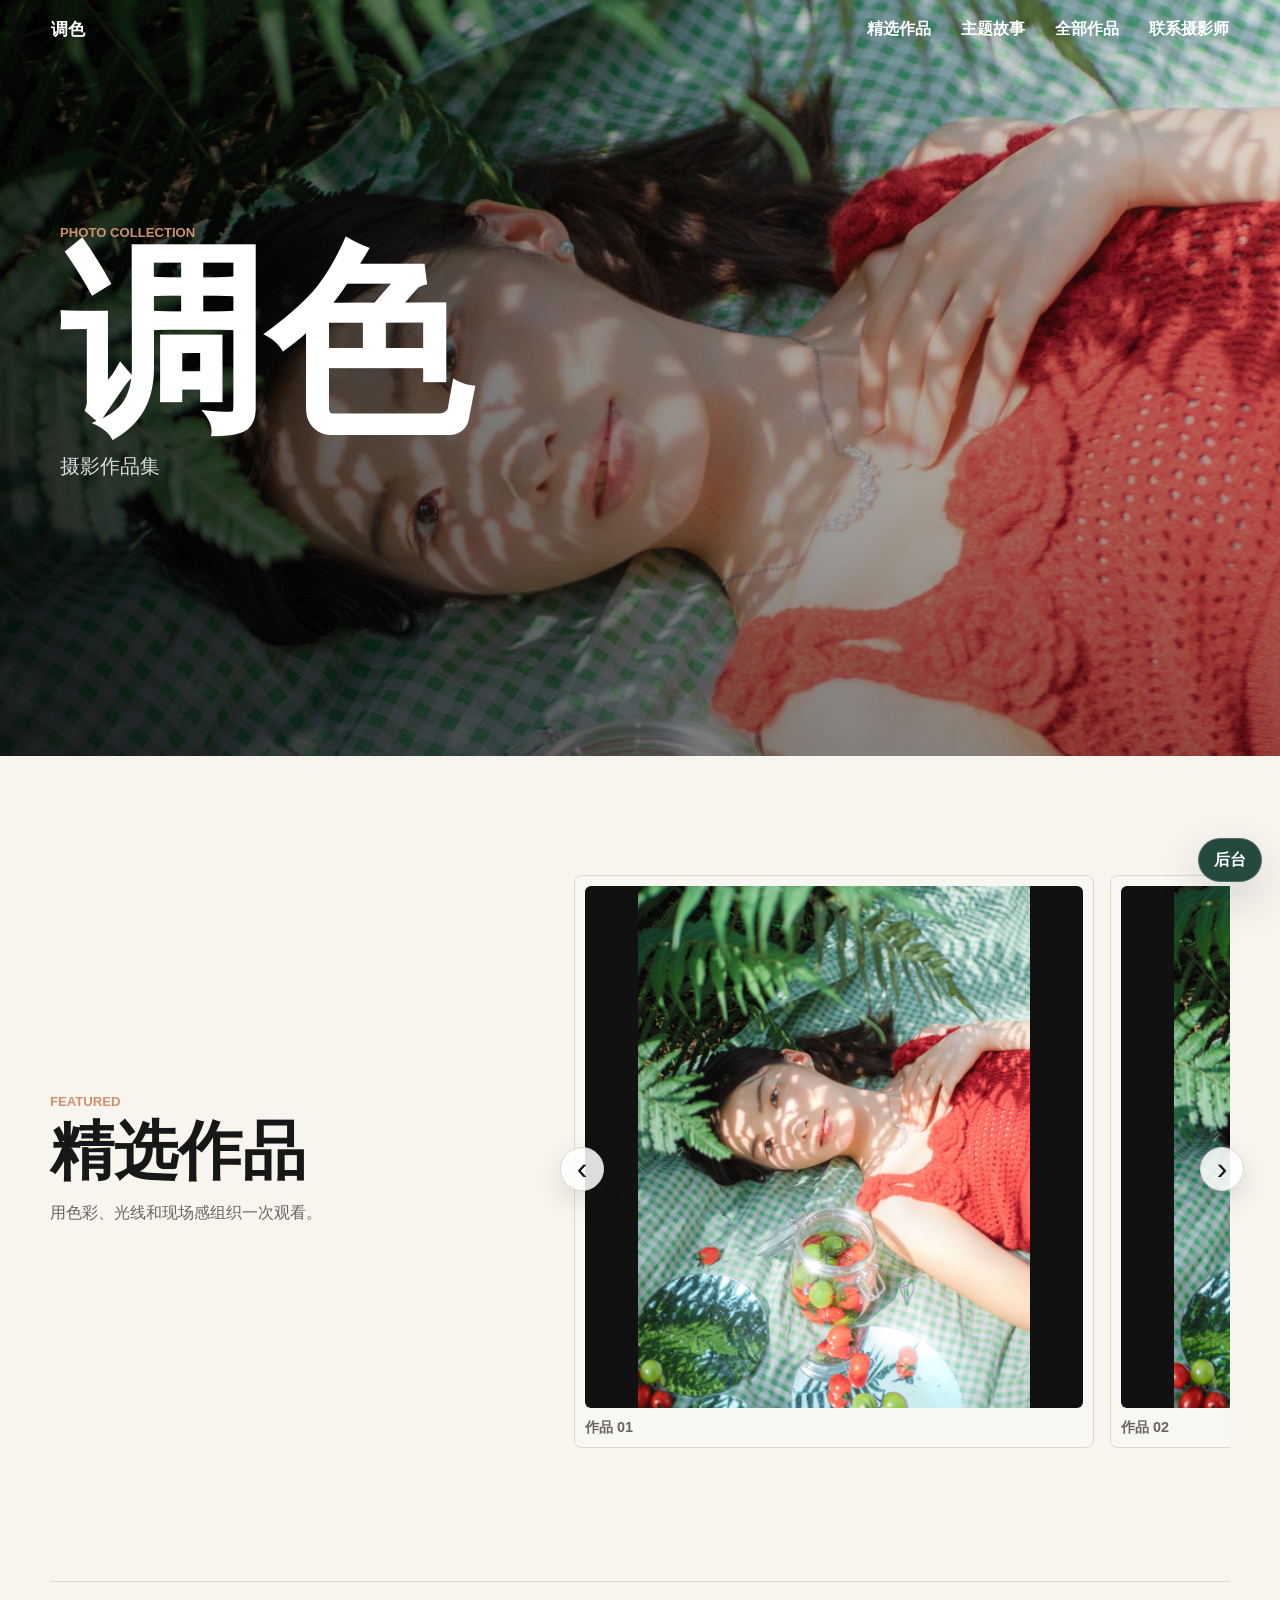
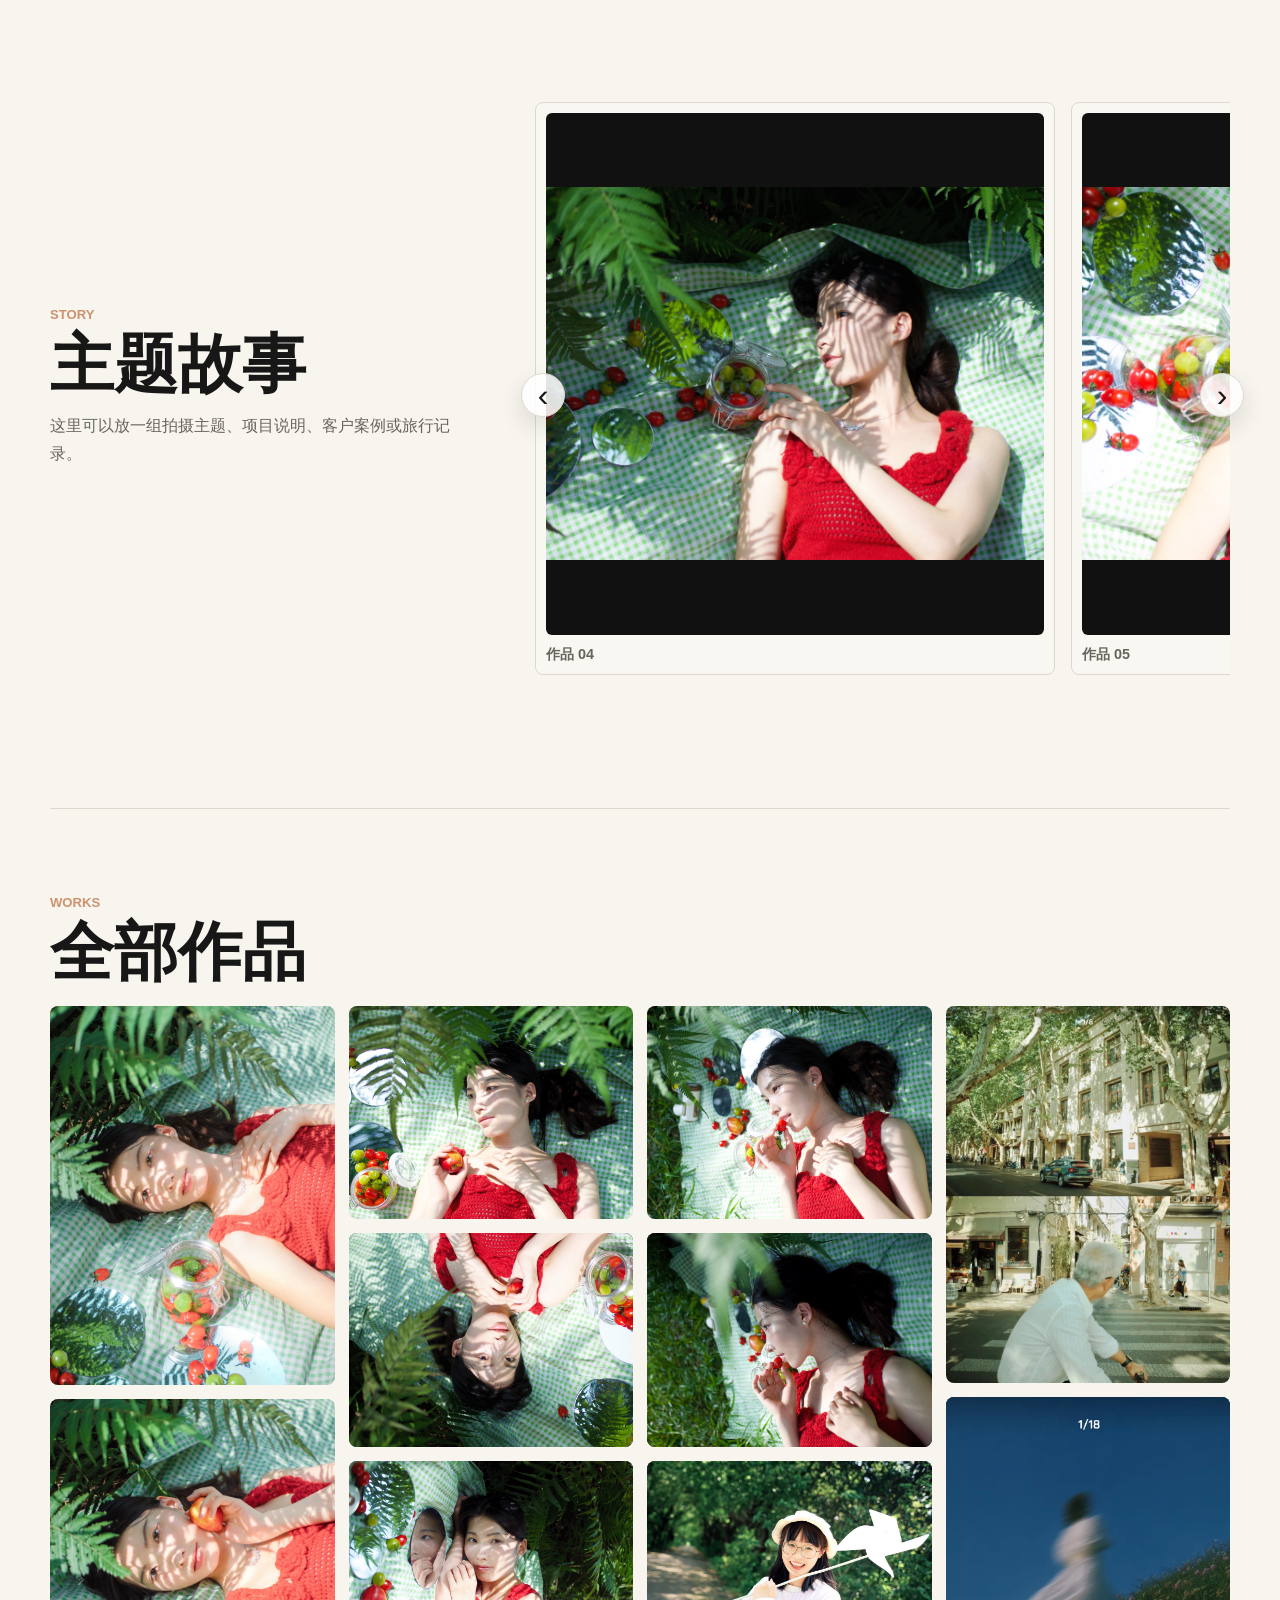
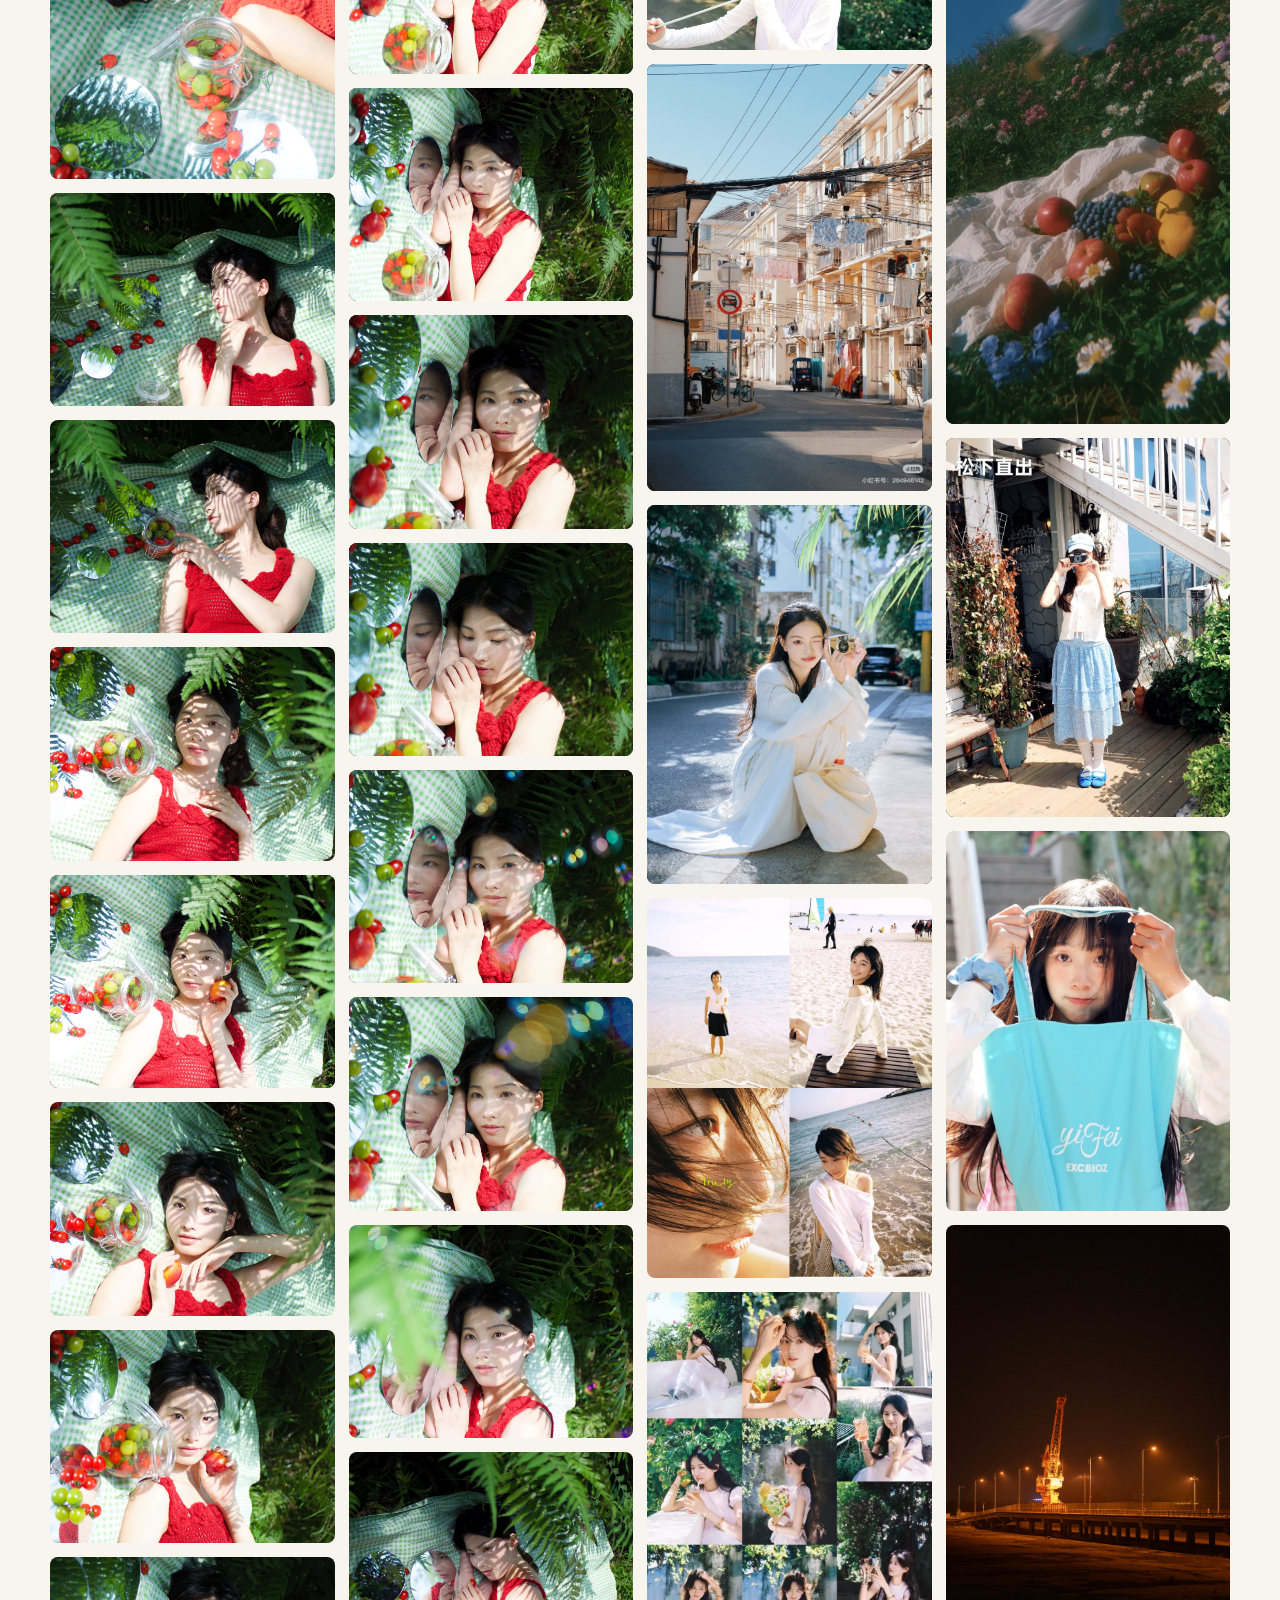
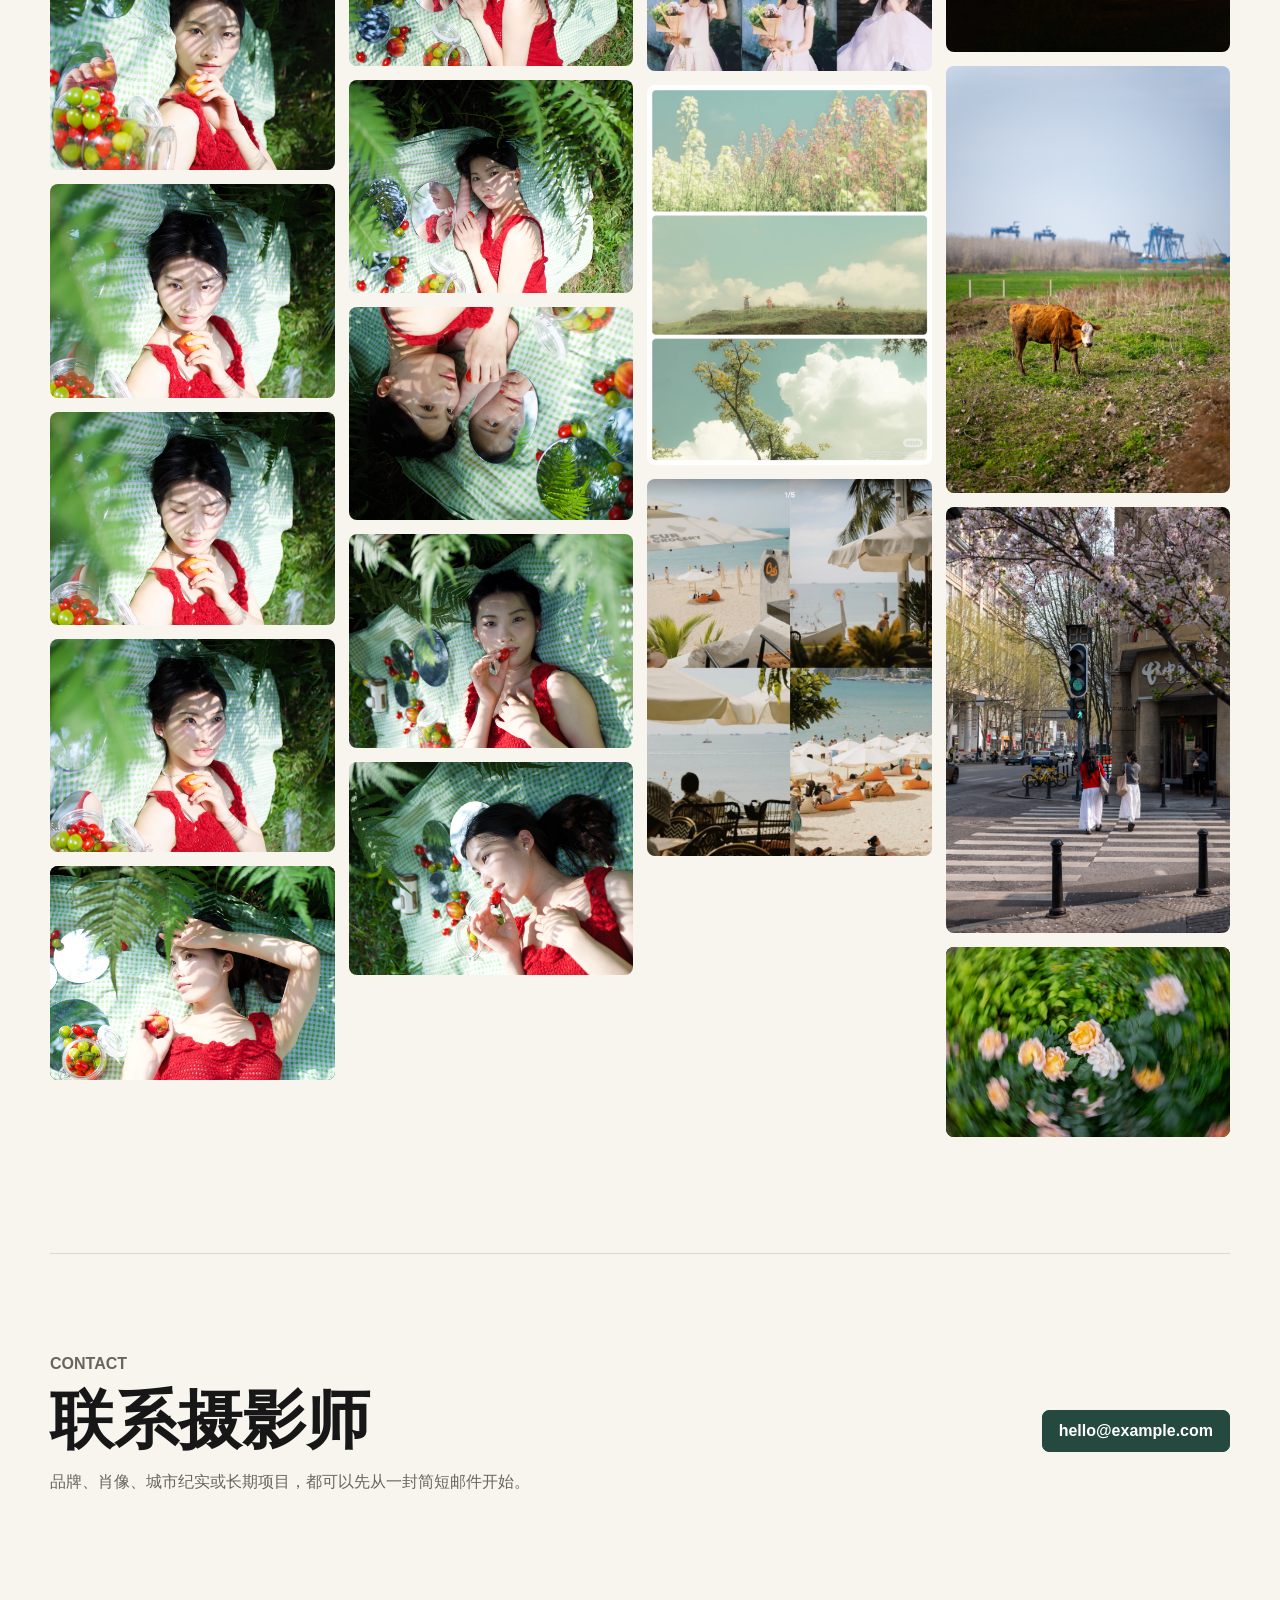
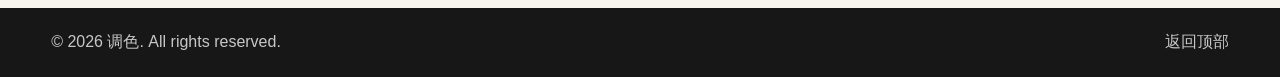
<file: index.html>
<!doctype html>
<html lang="zh-CN">
  <head>
    <meta charset="utf-8">
    <meta name="viewport" content="width=device-width, initial-scale=1">
    <meta name="description" content="摄影作品集。">
    <title>调色 | 摄影作品集</title>
    <link rel="icon" href="favicon.svg" type="image/svg+xml">
    <link rel="stylesheet" href="style.css">
  </head>
  <body>
    <header class="site-header" data-header>
      <a class="brand" href="#top" data-brand>调色</a>
      <nav data-nav aria-label="主导航"></nav>
    </header>

    <main id="top">
      <section class="hero" data-hero></section>
      <div data-sections></div>
    </main>

    <footer class="site-footer">
      <p data-footer>© 2026 调色. All rights reserved.</p>
      <a href="#top">返回顶部</a>
    </footer>

    <a class="edit-fab" href="admin/" rel="nofollow">后台</a>

    <dialog class="lightbox" data-lightbox>
      <button class="lightbox-close" type="button" data-close-lightbox aria-label="关闭">×</button>
      <button class="lightbox-nav lightbox-prev" type="button" data-prev aria-label="上一张">‹</button>
      <img data-lightbox-image src="photos/photo-001.jpg" alt="">
      <button class="lightbox-nav lightbox-next" type="button" data-next aria-label="下一张">›</button>
      <p data-lightbox-caption>作品 01</p>
    </dialog>

    <script src="photos.js"></script>
    <script src="script.js"></script>
  </body>
</html>
</file>
<file: style.css>
:root {
  --ink: #171717;
  --paper: #f8f5ef;
  --muted: #68655f;
  --line: #ded8cc;
  --white: #ffffff;
  --accent: #b45f2a;
  --deep: #25493f;
  --shadow: 0 18px 44px rgba(23, 23, 23, 0.16);
}

* {
  box-sizing: border-box;
}

html {
  scroll-behavior: smooth;
}

body {
  margin: 0;
  color: var(--ink);
  background: var(--paper);
  font-family: -apple-system, BlinkMacSystemFont, "Segoe UI", "PingFang SC", "Microsoft YaHei", sans-serif;
}

body.is-locked {
  overflow: hidden;
}

img {
  display: block;
  width: 100%;
}

a {
  color: inherit;
  text-decoration: none;
}

button,
input,
textarea,
select {
  font: inherit;
}

.site-header {
  position: fixed;
  top: 0;
  left: 0;
  z-index: 20;
  display: flex;
  align-items: center;
  justify-content: space-between;
  width: 100%;
  padding: 18px clamp(18px, 4vw, 54px);
  color: var(--white);
  transition: background 180ms ease, color 180ms ease, box-shadow 180ms ease;
}

.site-header.is-solid {
  color: var(--ink);
  background: rgba(248, 245, 239, 0.92);
  box-shadow: 0 1px 0 rgba(23, 23, 23, 0.08);
  backdrop-filter: blur(14px);
}

.brand {
  font-size: 1.05rem;
  font-weight: 850;
}

nav {
  display: flex;
  flex-wrap: wrap;
  justify-content: flex-end;
  gap: clamp(14px, 2.4vw, 30px);
  font-weight: 750;
}

.hero {
  position: relative;
  min-height: 84svh;
  overflow: hidden;
  color: var(--white);
  isolation: isolate;
}

.hero img,
.hero-overlay {
  position: absolute;
  inset: 0;
  height: 100%;
}

.hero img {
  z-index: -2;
  object-fit: cover;
  object-position: center 35%;
}

.hero-overlay {
  z-index: -1;
  background:
    linear-gradient(90deg, rgba(0, 0, 0, 0.74), rgba(0, 0, 0, 0.18) 62%, rgba(0, 0, 0, 0.04)),
    linear-gradient(0deg, rgba(0, 0, 0, 0.38), rgba(0, 0, 0, 0));
}

.hero-copy {
  width: min(1160px, calc(100% - 36px));
  margin: 0 auto;
  padding: 25svh 0 78px;
}

.hero-copy p,
.kicker {
  margin: 0 0 10px;
  color: color-mix(in srgb, var(--accent) 68%, white);
  font-size: 0.82rem;
  font-weight: 850;
  letter-spacing: 0;
  text-transform: uppercase;
}

.hero h1 {
  max-width: 10ch;
  margin: 0;
  font-size: clamp(4.3rem, 16vw, 13rem);
  line-height: 0.9;
  letter-spacing: 0;
}

.hero-copy span {
  display: inline-block;
  max-width: 680px;
  margin-top: 18px;
  color: rgba(255, 255, 255, 0.84);
  font-size: clamp(1rem, 2vw, 1.28rem);
}

.content-section,
.gallery-section,
.contact-section,
.story-band {
  width: min(1180px, calc(100% - 36px));
  margin: 0 auto;
}

.content-section {
  display: grid;
  grid-template-columns: minmax(0, 0.75fr) minmax(0, 1.1fr);
  gap: clamp(26px, 6vw, 78px);
  align-items: center;
  padding: clamp(60px, 9vw, 120px) 0;
}

.section-copy h2,
.section-heading h2,
.story-copy h2,
.contact-section h2 {
  margin: 0;
  font-size: clamp(2.1rem, 5vw, 4.8rem);
  line-height: 1;
  letter-spacing: 0;
}

.section-copy p:last-child,
.section-heading p:last-child,
.story-copy p:last-child,
.contact-section p {
  color: var(--muted);
  font-size: 1rem;
  line-height: 1.75;
}

.rail-card,
.photo-card {
  padding: 0;
  overflow: hidden;
  background: var(--ink);
  border: 0;
  border-radius: 8px;
  cursor: zoom-in;
}

.story-band {
  display: grid;
  grid-template-columns: minmax(0, 0.74fr) minmax(0, 1.26fr);
  gap: clamp(28px, 6vw, 82px);
  align-items: center;
  padding: clamp(60px, 9vw, 120px) 0;
  border-top: 1px solid var(--line);
}

.rail-shell {
  position: relative;
  min-width: 0;
}

.image-rail {
  display: flex;
  gap: 16px;
  min-width: 0;
  padding: 4px 0 18px;
  overflow-x: auto;
  overscroll-behavior-x: contain;
  scroll-padding-inline: 2px;
  scroll-snap-type: x mandatory;
  scrollbar-color: var(--accent) transparent;
}

.rail-card {
  position: relative;
  flex: 0 0 min(82vw, 520px);
  display: grid;
  gap: 10px;
  align-content: start;
  padding: 10px;
  color: var(--ink);
  background: color-mix(in srgb, var(--paper) 82%, white);
  border: 1px solid var(--line);
  scroll-snap-align: start;
  text-align: left;
}

.rail-card img {
  height: min(58vh, 560px);
  min-height: 360px;
  object-fit: contain;
  background: #111;
  border-radius: 6px;
  transition: opacity 180ms ease, transform 360ms ease;
}

.rail-card span {
  overflow: hidden;
  color: var(--muted);
  font-size: 0.9rem;
  font-weight: 800;
  text-overflow: ellipsis;
  white-space: nowrap;
}

.rail-arrow {
  position: absolute;
  top: calc(50% - 22px);
  z-index: 2;
  display: inline-flex;
  align-items: center;
  justify-content: center;
  width: 44px;
  height: 44px;
  color: var(--ink);
  background: rgba(255, 255, 255, 0.86);
  border: 1px solid var(--line);
  border-radius: 50%;
  box-shadow: 0 10px 24px rgba(23, 23, 23, 0.12);
  cursor: pointer;
  font-size: 2rem;
}

.rail-left {
  left: -14px;
}

.rail-right {
  right: -14px;
}

.photo-card img {
  height: 100%;
  object-fit: cover;
  transition: opacity 180ms ease, transform 360ms ease;
}

.rail-card:hover img,
.photo-card:hover img {
  opacity: 0.84;
  transform: scale(1.012);
}

.section-heading {
  padding: clamp(48px, 7vw, 86px) 0 22px;
}

.gallery-section {
  border-top: 1px solid var(--line);
}

.gallery-grid {
  padding-bottom: clamp(56px, 8vw, 108px);
}

.gallery-section.masonry .gallery-grid {
  columns: 4 220px;
  column-gap: 14px;
}

.gallery-section.masonry .photo-card {
  display: inline-block;
  width: 100%;
  margin: 0 0 14px;
}

.gallery-section.masonry .photo-card img {
  height: auto;
}

.gallery-section.grid .gallery-grid {
  display: grid;
  grid-template-columns: repeat(4, minmax(0, 1fr));
  gap: 14px;
}

.gallery-section.grid .photo-card img {
  aspect-ratio: 4 / 5;
}

.gallery-section.magazine .gallery-grid {
  display: grid;
  grid-template-columns: repeat(3, minmax(0, 1fr));
  gap: 14px;
}

.gallery-section.magazine .photo-card:nth-child(6n + 1),
.gallery-section.magazine .photo-card:nth-child(6n + 5) {
  grid-row: span 2;
}

.gallery-section.magazine .photo-card img {
  min-height: 280px;
}

.contact-section {
  display: grid;
  grid-template-columns: minmax(0, 1fr) auto;
  gap: 28px;
  align-items: center;
  padding: clamp(54px, 8vw, 96px) 0;
  border-top: 1px solid var(--line);
}

.contact-section a,
.button {
  display: inline-flex;
  align-items: center;
  justify-content: center;
  min-height: 42px;
  padding: 0 16px;
  color: var(--white);
  background: var(--deep);
  border: 1px solid var(--deep);
  border-radius: 7px;
  cursor: pointer;
  font-weight: 800;
}

.button.ghost {
  color: var(--ink);
  background: var(--white);
  border-color: var(--line);
}

.site-footer {
  display: flex;
  justify-content: space-between;
  gap: 18px;
  padding: 24px clamp(18px, 4vw, 54px);
  color: rgba(255, 255, 255, 0.76);
  background: var(--ink);
}

.site-footer p {
  margin: 0;
}

.edit-fab {
  position: fixed;
  right: 18px;
  bottom: 18px;
  z-index: 30;
  display: inline-flex;
  align-items: center;
  justify-content: center;
  min-width: 64px;
  min-height: 44px;
  color: var(--white);
  background: var(--deep);
  border: 1px solid rgba(255, 255, 255, 0.2);
  border-radius: 999px;
  box-shadow: var(--shadow);
  cursor: pointer;
  font-weight: 850;
}

.editor,
.picker,
.lightbox {
  border: 0;
}

.editor {
  width: min(1180px, calc(100% - 22px));
  height: min(820px, calc(100svh - 22px));
  padding: 0;
  background: var(--paper);
  border-radius: 10px;
}

.editor::backdrop,
.picker::backdrop,
.lightbox::backdrop {
  background: rgba(0, 0, 0, 0.62);
}

.editor-shell {
  display: grid;
  grid-template-rows: auto minmax(0, 1fr) auto;
  height: 100%;
}

.editor-header,
.picker header {
  display: flex;
  align-items: center;
  justify-content: space-between;
  padding: 18px 20px;
  border-bottom: 1px solid var(--line);
}

.editor-header p,
.picker header p {
  margin: 0 0 4px;
  color: var(--muted);
  font-size: 0.84rem;
  font-weight: 800;
}

.editor-header h2,
.picker header h2 {
  margin: 0;
  font-size: 1.55rem;
  line-height: 1;
}

.editor-header button,
.picker header button {
  width: 38px;
  height: 38px;
  border: 1px solid var(--line);
  border-radius: 50%;
  background: var(--white);
  cursor: pointer;
  font-size: 1.6rem;
}

.builder-body {
  display: grid;
  grid-template-columns: 280px minmax(0, 1fr);
  min-height: 0;
  background: #f1eee8;
}

.builder-sidebar {
  display: grid;
  align-content: start;
  gap: 6px;
  min-height: 0;
  padding: 14px;
  overflow: auto;
  background: var(--white);
  border-right: 1px solid var(--line);
}

.builder-label {
  margin: 16px 8px 5px;
  color: var(--muted);
  font-size: 0.72rem;
  font-weight: 900;
  letter-spacing: 0;
  text-transform: uppercase;
}

.builder-section-list {
  display: grid;
  gap: 6px;
}

.builder-item,
.builder-add button {
  width: 100%;
  min-height: 42px;
  padding: 9px 10px;
  color: var(--ink);
  background: transparent;
  border: 1px solid transparent;
  border-radius: 7px;
  cursor: pointer;
  text-align: left;
  font-weight: 850;
}

.builder-item {
  display: grid;
  gap: 2px;
}

.builder-item small {
  color: var(--muted);
  font-size: 0.72rem;
  font-weight: 750;
}

.builder-item:hover,
.builder-add button:hover {
  background: #f6f3ee;
}

.builder-item.is-active {
  color: var(--white);
  background: var(--deep);
  border-color: var(--deep);
}

.builder-item.is-active small {
  color: rgba(255, 255, 255, 0.76);
}

.builder-add {
  display: grid;
  gap: 6px;
  padding: 8px;
  background: #f7f4ef;
  border: 1px dashed var(--line);
  border-radius: 8px;
}

.builder-add button {
  min-height: 36px;
  background: var(--white);
  border-color: var(--line);
}

.builder-panel {
  display: grid;
  align-content: start;
  gap: 14px;
  min-height: 0;
  padding: 22px;
  overflow: auto;
}

.panel-title {
  display: grid;
  gap: 4px;
  padding: 4px 2px;
}

.panel-title p {
  margin: 0;
  color: var(--muted);
  font-size: 0.78rem;
  font-weight: 900;
  text-transform: uppercase;
}

.panel-title h3 {
  margin: 0;
  font-size: 1.45rem;
  line-height: 1.15;
}

.editor-card {
  display: grid;
  gap: 12px;
  padding: 16px;
  background: var(--white);
  border: 1px solid var(--line);
  border-radius: 8px;
}

.editor-card h3 {
  margin: 0;
  font-size: 1.08rem;
}

.editor-card p {
  margin: 0;
  color: var(--muted);
  line-height: 1.65;
}

.editor-card pre {
  margin: 0;
  padding: 12px;
  overflow: auto;
  background: #efebe4;
  border-radius: 7px;
}

.editor-card label {
  display: grid;
  gap: 6px;
}

.editor-card span {
  color: var(--muted);
  font-size: 0.85rem;
  font-weight: 800;
}

.editor-card input,
.editor-card textarea,
.editor-card select {
  width: 100%;
  min-height: 40px;
  padding: 8px 10px;
  color: var(--ink);
  background: var(--paper);
  border: 1px solid var(--line);
  border-radius: 7px;
}

.editor-card textarea {
  min-height: 86px;
  resize: vertical;
}

.section-tools,
.editor-actions {
  display: flex;
  flex-wrap: wrap;
  gap: 10px;
}

.editor-actions {
  justify-content: flex-end;
  padding: 14px 18px;
  border-top: 1px solid var(--line);
}

.button.danger {
  color: #9b1c1c;
  background: #fff7f6;
  border-color: #efc5c0;
}

.section-tools {
  padding: 0 2px;
}

.selected-count {
  color: var(--muted);
  font-size: 0.9rem;
}

.photo-admin-grid,
.picker-grid {
  display: grid;
  grid-template-columns: repeat(auto-fill, minmax(132px, 1fr));
  gap: 10px;
}

.photo-admin-grid article,
.picker-grid button {
  display: grid;
  gap: 6px;
  padding: 8px;
  background: var(--white);
  border: 1px solid var(--line);
  border-radius: 8px;
}

.photo-admin-grid img,
.picker-grid img {
  aspect-ratio: 1;
  object-fit: cover;
  border-radius: 6px;
}

.photo-admin-grid input {
  width: 100%;
  min-height: 34px;
  border: 1px solid var(--line);
  border-radius: 6px;
}

.picker {
  width: min(980px, calc(100% - 22px));
  height: min(760px, calc(100svh - 22px));
  padding: 0;
  background: var(--paper);
  border-radius: 10px;
}

.picker-shell {
  display: grid;
  grid-template-rows: auto minmax(0, 1fr) auto;
  height: 100%;
}

.picker-grid {
  align-content: start;
  min-height: 0;
  padding: 16px;
  overflow: auto;
}

.picker-grid button {
  cursor: pointer;
  text-align: left;
}

.picker-grid button.is-selected {
  border-color: var(--deep);
  box-shadow: 0 0 0 3px color-mix(in srgb, var(--deep) 18%, transparent);
}

.picker-grid span {
  overflow: hidden;
  color: var(--muted);
  font-size: 0.82rem;
  text-overflow: ellipsis;
  white-space: nowrap;
}

.picker footer {
  display: flex;
  justify-content: flex-end;
  gap: 10px;
  padding: 14px 16px;
  border-top: 1px solid var(--line);
}

.lightbox {
  position: fixed;
  inset: 0;
  width: 100%;
  height: 100%;
  max-width: none;
  max-height: none;
  padding: 70px clamp(14px, 4vw, 48px) 40px;
  color: var(--white);
  background: rgba(14, 14, 14, 0.96);
}

.lightbox img {
  width: auto;
  max-width: 100%;
  max-height: 76svh;
  margin: 0 auto;
  object-fit: contain;
  border-radius: 6px;
}

.lightbox p {
  margin: 14px 0 0;
  color: rgba(255, 255, 255, 0.78);
  text-align: center;
}

.lightbox-close,
.lightbox-nav {
  position: absolute;
  display: inline-flex;
  align-items: center;
  justify-content: center;
  color: var(--white);
  background: rgba(255, 255, 255, 0.1);
  border: 1px solid rgba(255, 255, 255, 0.28);
  cursor: pointer;
}

.lightbox-close {
  top: 18px;
  right: 18px;
  width: 44px;
  height: 44px;
  border-radius: 50%;
  font-size: 2rem;
}

.lightbox-nav {
  top: 50%;
  width: 54px;
  height: 54px;
  border-radius: 50%;
  font-size: 3rem;
  transform: translateY(-50%);
}

.lightbox-prev {
  left: 18px;
}

.lightbox-next {
  right: 18px;
}

@media (max-width: 860px) {
  .content-section,
  .story-band,
  .contact-section {
    grid-template-columns: 1fr;
  }

  .rail-card {
    flex-basis: min(86vw, 460px);
  }

  .rail-card img {
    min-height: 300px;
  }

  .gallery-section.grid .gallery-grid,
  .gallery-section.magazine .gallery-grid {
    grid-template-columns: repeat(2, minmax(0, 1fr));
  }

  .builder-body {
    grid-template-columns: 1fr;
    grid-template-rows: auto minmax(0, 1fr);
  }

  .builder-sidebar {
    display: flex;
    gap: 8px;
    overflow-x: auto;
    border-right: 0;
    border-bottom: 1px solid var(--line);
  }

  .builder-item,
  .builder-add button {
    flex: 0 0 auto;
    width: auto;
    min-width: 116px;
    text-align: center;
  }

  .builder-label,
  .builder-section-list,
  .builder-add {
    flex: 0 0 auto;
  }

  .builder-section-list,
  .builder-add {
    display: flex;
  }
}

@media (max-width: 560px) {
  .site-header {
    align-items: flex-start;
    padding-top: 14px;
  }

  nav {
    max-width: 220px;
    gap: 9px 14px;
    font-size: 0.86rem;
  }

  .hero {
    min-height: 76svh;
  }

  .hero-copy {
    padding-top: 26svh;
  }

  .hero h1 {
    font-size: clamp(4rem, 25vw, 7rem);
  }

  .gallery-section.grid .gallery-grid,
  .gallery-section.magazine .gallery-grid {
    grid-template-columns: 1fr;
  }

  .gallery-section.magazine .photo-card:nth-child(6n + 1),
  .gallery-section.magazine .photo-card:nth-child(6n + 5) {
    grid-column: auto;
    grid-row: auto;
  }

  .rail-arrow {
    display: none;
  }

  .rail-card {
    flex-basis: calc(100vw - 46px);
  }

  .rail-card img {
    height: 430px;
    min-height: 0;
  }

  .builder-panel {
    padding: 16px;
  }

  .contact-section a {
    justify-content: center;
  }

  .site-footer {
    display: block;
  }

  .site-footer a {
    display: inline-block;
    margin-top: 8px;
  }
}
</file>
